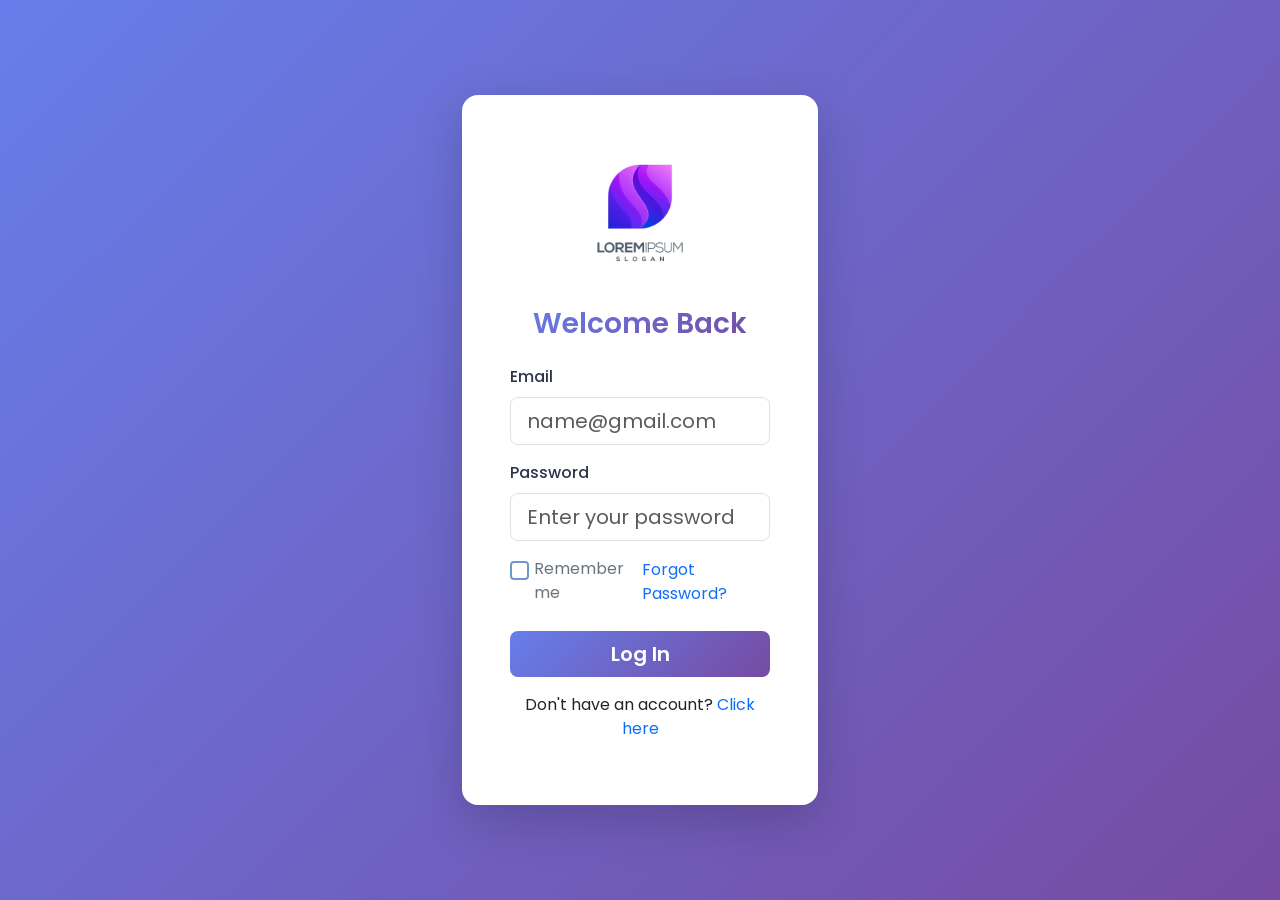
<file: index.html>
<!DOCTYPE html>
<html>
    <head>
        <meta charset="UTF-8">
        <meta name="viewport" content="width=device-width, initial-scale=1">
        <title>
        Log-In
        </title>
        <link href="https://cdn.jsdelivr.net/npm/bootstrap@5.3.8/dist/css/bootstrap.min.css" rel="stylesheet">
        <link href="https://fonts.googleapis.com/css2?family=Poppins:wght@300;400;500;600&display=swap" rel="stylesheet">
        <link rel="stylesheet" href="/css/style.css" title="" type="" />
    </head>
    <body>
        <div class="container">
            <div class="row justify-content-center align-items-center min-vh-100">
                <div class="col-12 col-sm-10 col-md-8 col-lg-5 col-xl-4">
                    
                    <!-- Login Card -->
                    <div class="card shadow-lg rounded-4">
                        <div class="card-body p-4 p-sm-5">
                            
                            <!-- Logo -->
                            <div class="text-center mb-4">
                                <div class="logo-container d-inline-block" style="width: 140px; height: 140px;">
                                    <img src="assets/images/logosample101.webp" alt="Logo" class="img-fluid">
                                </div>
                            </div>
                            
                            <!-- Form Title -->
                            <h3 class="text-center mb-4 fw-semibold">Welcome Back</h3>
                            
                            <!-- Login Form -->
                            <form action="/admin/dashboard.html">
                                
                                <!-- Email -->
                                <div class="mb-3">
                                    <label for="Email" class="form-label fw-medium">Email</label>
                                    <input type="email" class="form-control form-control-lg" id="email" placeholder="name@gmail.com" required>
                                </div>
                                <!--Password-->
                                <div class="mb-3">
                                    <label for="password" class="form-label fw-medium">Password</label>
                                    <input type="password" class="form-control form-control-lg" id="number" placeholder="Enter your password" required>
                                </div>
                                <!-- Remember Me and Forgot Password -->
                                <div class="d-flex justify-content-between align-items-center mb-4">
                                    <div class="form-check">
                                        <input class="form-check-input" type="checkbox" id="rememberMe">
                                        <label class="form-check-label" for="rememberMe">
                                            Remember me
                                        </label>
                                    </div>
                                    <a style="text-decoration: none;" href="forgot-password.html" class="forgot-link">Forgot Password?</a>
                                </div>  
                                <!-- Submit Button -->
                                <div class="d-grid gap-2 mb-3">
                                    <button type="submit" class="btn btn-primary btn-lg fw-semibold">
                                        Log In
                                    </button>
                                </div>
                            </form> 
                                 <p style="text-align: center;">Don't have an account? <a style="text-decoration: none;" href="signup.html">Click here</a></p>
                                </html>
</file>
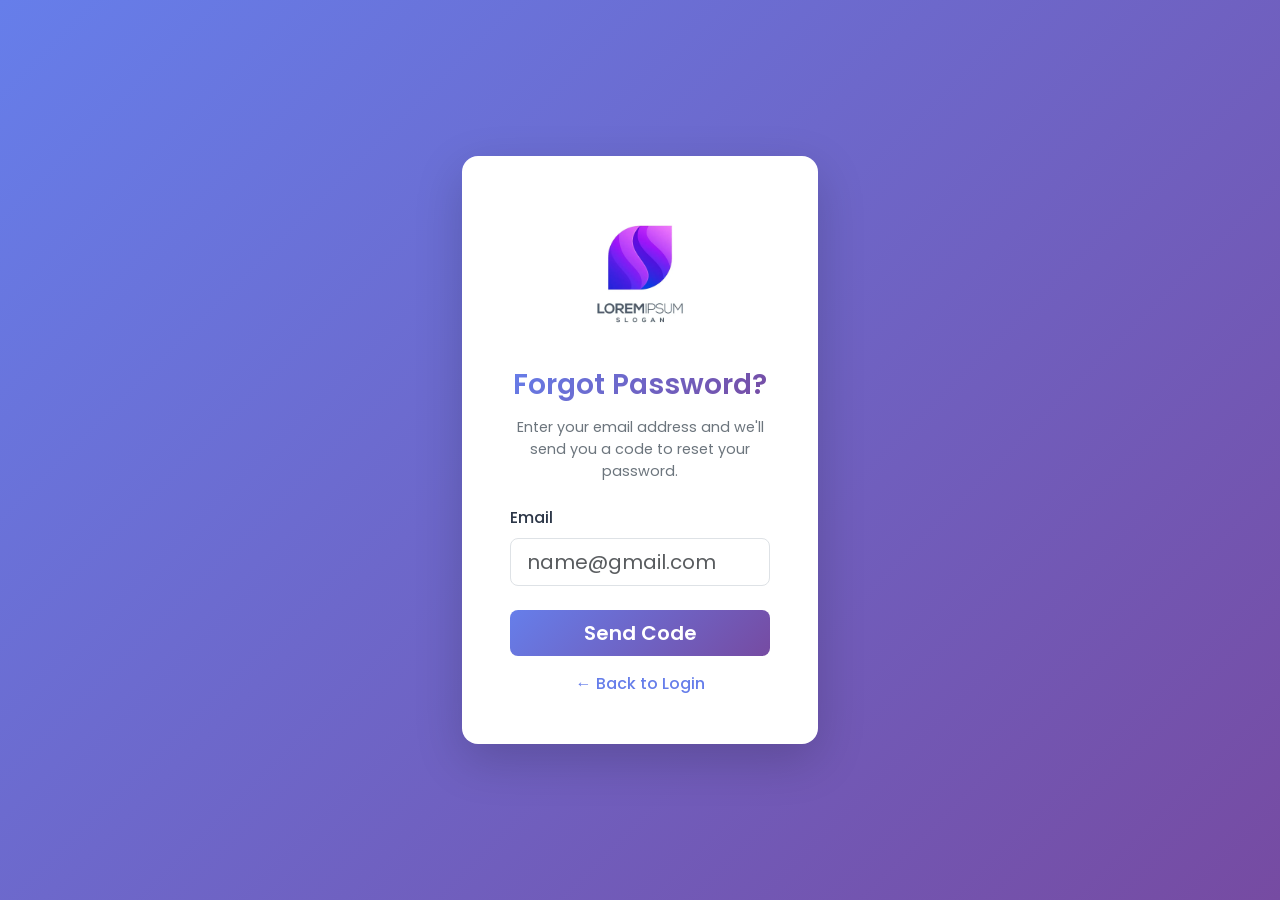
<file: forgot-password.html>
<!DOCTYPE html>
<html>
    <head>
        <title>Forgot Password</title>
        <link href="https://cdn.jsdelivr.net/npm/bootstrap@5.3.8/dist/css/bootstrap.min.css" rel="stylesheet">
        <link href="https://fonts.googleapis.com/css2?family=Poppins:wght@300;400;500;600&display=swap" rel="stylesheet">
        <link rel="stylesheet" href="/css/style.css" title="" type="" />
        
    <body>
        <div class="container">
            <div class="row justify-content-center align-items-center min-vh-100">
                <div class="col-12 col-sm-10 col-md-8 col-lg-5 col-xl-4">
                    
                    <!-- Forgot Password Card -->
                    <div class="card shadow-lg rounded-4">
                        <div class="card-body p-4 p-sm-5">
                            
                            <!-- Logo -->
                            <div class="text-center mb-4">
                                <div class="logo-container d-inline-block" style="width: 140px; height: 140px;">
                                    <img src="assets/images/logosample101.webp" alt="Logo" class="img-fluid">
                                </div>
                            </div>
                            
                            <!-- Form Title -->
                            <h3 class="text-center mb-3 fw-semibold">Forgot Password?</h3>
                            <p class="text-center text-muted-custom mb-4">
                                Enter your email address and we'll send you a code to reset your password.
                            </p>
                            
                            <!-- Forgot Password Form -->
                            <form action="verify-code.html">
                                <!-- Email -->
                                <div class="mb-4">
                                    <label for="email" class="form-label fw-medium">Email</label>
                                    <input type="email" class="form-control form-control-lg" id="email" placeholder="name@gmail.com" required>
                                </div>
                                
                                <!-- Send Code Button -->
                                <div class="d-grid gap-2 mb-3">
                                    <button type="submit" class="btn btn-primary btn-lg fw-semibold">
                                        Send Code
                                    </button>
                                </div>
                            </form>
                            
                            <p class="text-center mb-0">
                                <a href="index.html" class="back-link">← Back to Login</a>
                            </p>
                            
                        </div>
                    </div>
                    
                </div>
            </div>
        </div>
    </body>
</html>
</file>
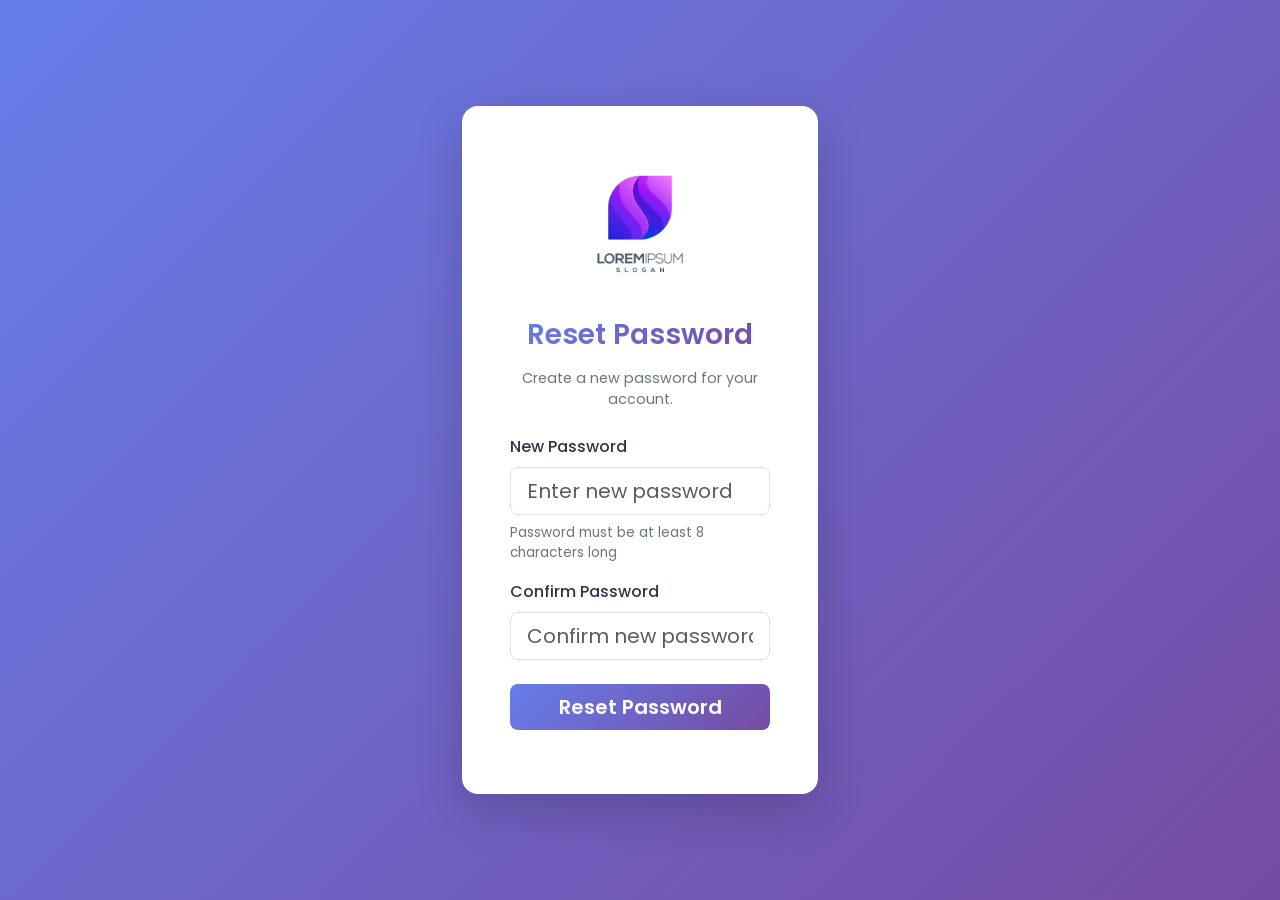
<file: reset-password.html>
<!DOCTYPE html>
<html>
    <head>
        <title>Reset Password</title>
        <link href="https://cdn.jsdelivr.net/npm/bootstrap@5.3.8/dist/css/bootstrap.min.css" rel="stylesheet">
        <link href="https://fonts.googleapis.com/css2?family=Poppins:wght@300;400;500;600&display=swap" rel="stylesheet">
        <link rel="stylesheet" href="/css/style.css" title="" type="" />
    </head>
    <body>
        <div class="container">
            <div class="row justify-content-center align-items-center min-vh-100">
                <div class="col-12 col-sm-10 col-md-8 col-lg-5 col-xl-4">
                    
                    <!-- Reset Password Card -->
                    <div class="card shadow-lg rounded-4">
                        <div class="card-body p-4 p-sm-5">
                            
                            <!-- Logo -->
                            <div class="text-center mb-4">
                                <div class="logo-container d-inline-block" style="width: 140px; height: 140px;">
                                    <img src="assets/images/logosample101.webp" alt="Logo" class="img-fluid">
                                </div>
                            </div>
                            
                            <!-- Form Title -->
                            <h3 class="text-center mb-3 fw-semibold">Reset Password</h3>
                            <p class="text-center text-muted-custom mb-4">
                                Create a new password for your account.
                            </p>
                            
                            <!-- Reset Password Form -->
                            <form action="index.html">
                                <!-- New Password -->
                                <div class="mb-3">
                                    <label for="newPassword" class="form-label fw-medium">New Password</label>
                                    <input type="password" class="form-control form-control-lg" id="newPassword" placeholder="Enter new password" minlength="8" required>
                                    <div class="password-requirements">
                                        Password must be at least 8 characters long
                                    </div>
                                </div>
                                
                                <!-- Confirm Password -->
                                <div class="mb-4">
                                    <label for="confirmPassword" class="form-label fw-medium">Confirm Password</label>
                                    <input type="password" class="form-control form-control-lg" id="confirmPassword" placeholder="Confirm new password" minlength="8" required>
                                </div>
                                
                                <!-- Reset Password Button -->
                                <div class="d-grid gap-2 mb-3">
                                    <button type="submit" class="btn btn-primary btn-lg fw-semibold">
                                        Reset Password
                                    </button>
                                </div>
                            </form>
                            
                        </div>
                    </div>
                    
                </div>
            </div>
        </div>
    </body>
</html>
</file>
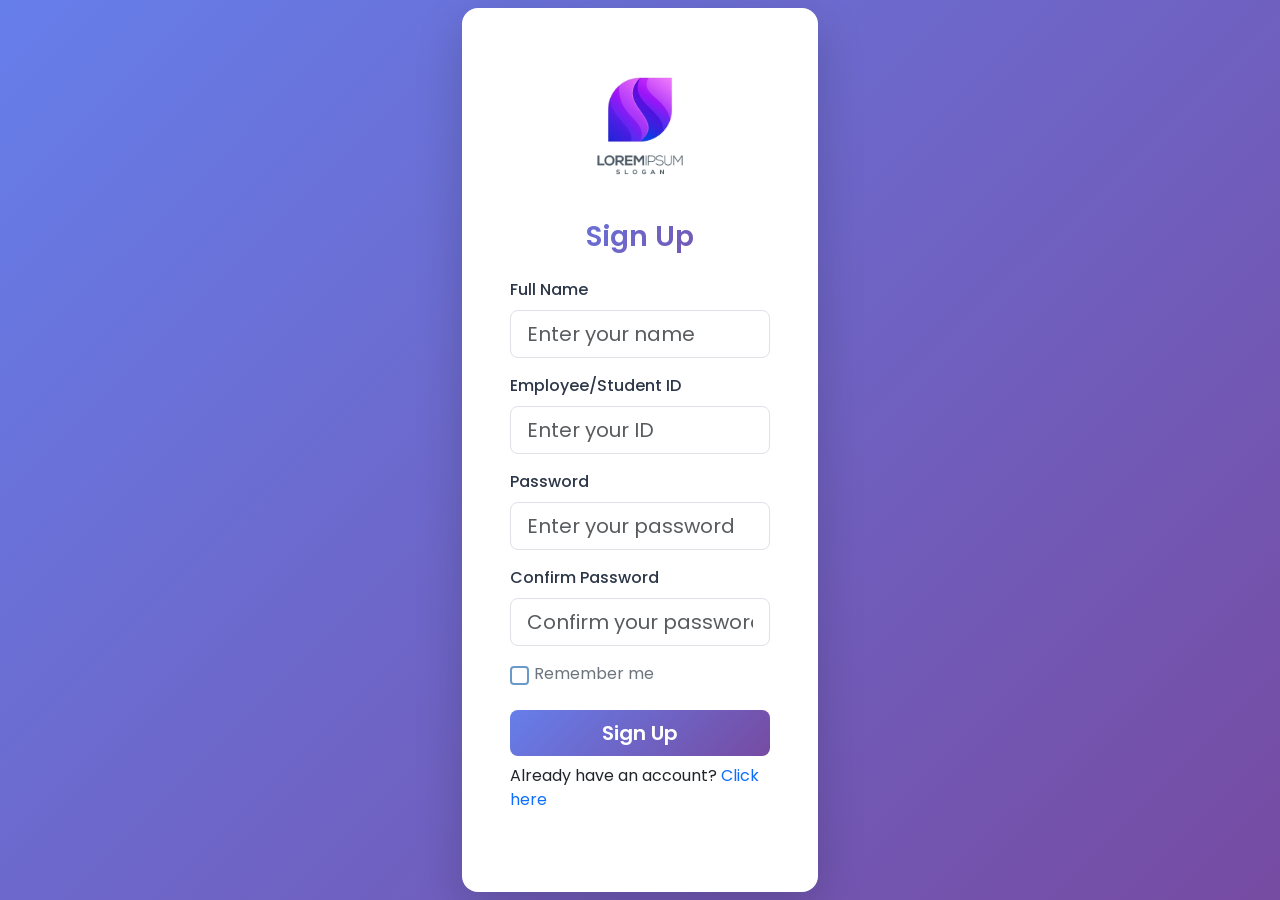
<file: signup.html>
<!DOCTYPE html>
<html>
    <head>
        <title>
        Log-In
        </title>
        <link href="https://cdn.jsdelivr.net/npm/bootstrap@5.3.8/dist/css/bootstrap.min.css" rel="stylesheet">
        <link href="https://fonts.googleapis.com/css2?family=Poppins:wght@300;400;500;600&display=swap" rel="stylesheet">
        <link rel="stylesheet" href="/css/style.css">
        <style>
          
        </style>
    </head>
    <body>
        <div class="container">
            <div class="row justify-content-center align-items-center min-vh-100">
                <div class="col-12 col-sm-10 col-md-8 col-lg-5 col-xl-4">
                    
                    <!-- Login Card -->
                    <div class="card shadow-lg rounded-4">
                        <div class="card-body p-4 p-sm-5">
                            
                            <!-- Logo -->
                            <div class="text-center mb-4">
                                <div class="logo-container d-inline-block" style="width: 140px; height: 140px;">
                                    <img src="assets/images/logosample101.webp" alt="Logo" class="img-fluid">
                                </div>
                            </div>
                            
                            <!-- Form Title -->
                            <h3 class="text-center mb-4 fw-semibold">Sign Up</h3>
                            
                            <!-- Login Form -->
                            <form action="/index.html">
                                
                                <!-- Full Name -->
                                <div class="mb-3">
                                    <label for="text" class="form-label fw-medium">Full Name</label>
                                    <input type="text" class="form-control form-control-lg" id="text" placeholder="Enter your name" required>
                                </div>

                                <!-- Employee/Student ID -->
                                <div class="mb-3">
                                    <label for="text" class="form-label fw-medium">Employee/Student ID</label>
                                    <input type="number" class="form-control form-control-lg" id="" placeholder="Enter your ID" required>
                                </div>
                                <!--Password-->
                                <div class="mb-3">
                                    <label for="password" class="form-label fw-medium">Password</label>
                                    <input type="password" class="form-control form-control-lg" id="number" minlength="8" placeholder="Enter your password" required>
                                </div>
                                <!--Confirm Password-->
                                <div class="mb-3">
                                    <label for="password" class="form-label fw-medium">Confirm Password</label>
                                    <input type="password" class="form-control form-control-lg" id="number" minlength="8" placeholder="Confirm your password" required>
                                </div>  
                                <!-- Remember Me Checkbox -->
                                <div class="form-check mb-4">
                                    <input class="form-check-input" type="checkbox" id="rememberMe">
                                    <label class="form-check-label" for="rememberMe">
                                        Remember me
                                    </label>
                                </div>
                                
                                <!-- Submit Button -->
                                <div class="d-grid gap-2 mb-3">
                                    <button type="submit" class="btn btn-primary btn-lg fw-semibold">
                                        Sign Up
                                    </button>
                            </form>
                                    <p>Already have an account? <a style="text-decoration: none;" href="index.html">Click here</a></p>
                                </html>
</file>
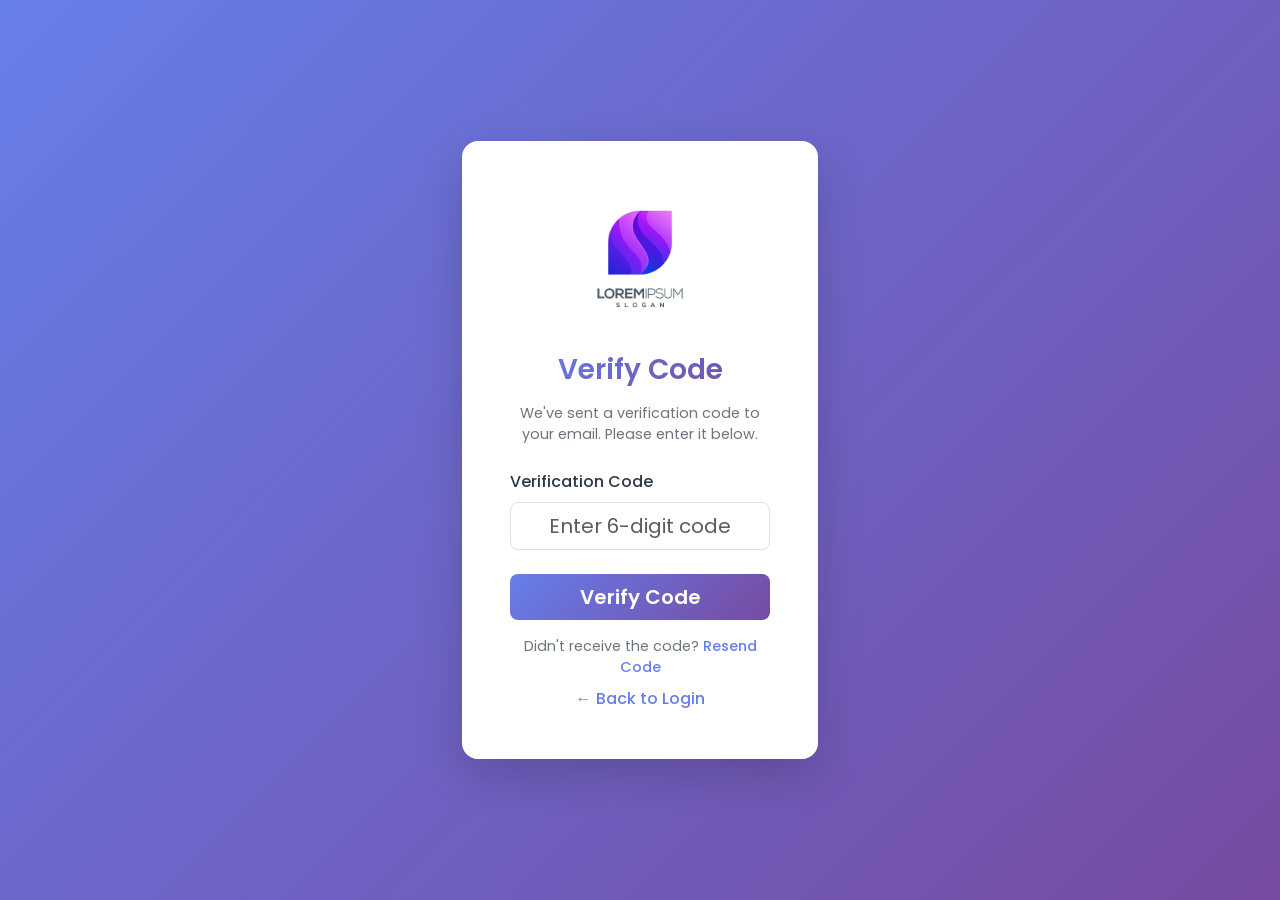
<file: verify-code.html>
<!DOCTYPE html>
<html>
    <head>
        <title>Verify Code</title>
        <link href="https://cdn.jsdelivr.net/npm/bootstrap@5.3.8/dist/css/bootstrap.min.css" rel="stylesheet">
        <link href="https://fonts.googleapis.com/css2?family=Poppins:wght@300;400;500;600&display=swap" rel="stylesheet">
        <link rel="stylesheet" href="/css/style.css">
    </head>
    <body>
        <div class="container">
            <div class="row justify-content-center align-items-center min-vh-100">
                <div class="col-12 col-sm-10 col-md-8 col-lg-5 col-xl-4">
                    
                    <!-- Verify Code Card -->
                    <div class="card shadow-lg rounded-4">
                        <div class="card-body p-4 p-sm-5">
                            
                            <!-- Logo -->
                            <div class="text-center mb-4">
                                <div class="logo-container d-inline-block" style="width: 140px; height: 140px;">
                                    <img src="assets/images/logosample101.webp" alt="Logo" class="img-fluid">
                                </div>
                            </div>
                            
                            <!-- Form Title -->
                            <h3 class="text-center mb-3 fw-semibold">Verify Code</h3>
                            <p class="text-center text-muted-custom mb-4">
                                We've sent a verification code to your email. Please enter it below.
                            </p>
                            
                            <!-- Verify Code Form -->
                            <form action="reset-password.html">
                                <!-- Verification Code -->
                                <div class="mb-4">
                                    <label for="code" class="form-label fw-medium">Verification Code</label>
                                    <input type="text" class="form-control form-control-lg text-center" id="code" placeholder="Enter 6-digit code" minlength="6" maxlength="6" pattern="\d{6}" required>
                                </div>
                                
                                <!-- Verify Code Button -->
                                <div class="d-grid gap-2 mb-3">
                                    <button type="submit" class="btn btn-primary btn-lg fw-semibold">
                                        Verify Code
                                    </button>
                                </div>
                            </form>
                            
                            <p class="text-center text-muted-custom mb-2">
                                Didn't receive the code? <a href="#" class="resend-link">Resend Code</a>
                            </p>
                            
                            <p class="text-center mb-0">
                                <a href="index.html" class="back-link">← Back to Login</a>
                            </p>
                            
                        </div>
                    </div>
                    
                </div>
            </div>
        </div>
    </body>
</html>
</file>
<file: css/style.css>
body {
    background: linear-gradient(135deg, #667eea 0%, #764ba2 100%);
    min-height: 100vh;
    font-family: 'Poppins', sans-serif;
}

.logo-container img {
    max-width: 100%;
    max-height: 100%;
    object-fit: contain;
    border-radius: 50%;
}

.card {
    border: none;
    box-shadow: 0 10px 40px rgba(0,0,0,0.2);
}

.btn-primary {
    background: linear-gradient(135deg, #667eea 0%, #764ba2 100%);
    border: none;
    transition: transform 0.2s;
}

.btn-primary:hover {
    background: linear-gradient(135deg, #5568d3 0%, #63408a 100%);
    transform: translateY(-2px);
    box-shadow: 0 5px 15px rgba(0,0,0,0.3);
}

.form-control:focus {
    border-color: #667eea;
    box-shadow: 0 0 0 0.25rem rgba(102, 126, 234, 0.25);
}

h3 {
    background: linear-gradient(135deg, #667eea 0%, #764ba2 100%);
    -webkit-background-clip: text;
    -webkit-text-fill-color: transparent;
    background-clip: text;
}

.form-label {
    color: #2d3748;
    font-weight: 500;
}

.form-check-input {
    border: 2px solid #6a9aca;
    width: 1.2em;
    height: 1.2em;
}

.form-check-input:checked {
    background-color: #667eea;
    border-color: #667eea;
}

.form-check-label {
    color: #6c757d;
}

.signup-link {
    color: #667eea;
    font-weight: 500;
}

.signup-link:hover {
    color: #5568d3;
}

.signup-text-gray {
    color: #6c757d;
}

.back-link,
.resend-link {
    color: #667eea;
    font-weight: 500;
    text-decoration: none;
}

.back-link:hover,
.resend-link:hover {
    color: #5568d3;
    text-decoration: underline;
}

.text-muted-custom {
    color: #6c757d;
    font-size: 0.9rem;
}

.password-requirements {
    font-size: 0.85rem;
    color: #6c757d;
    margin-top: 0.5rem;
}
</file>
